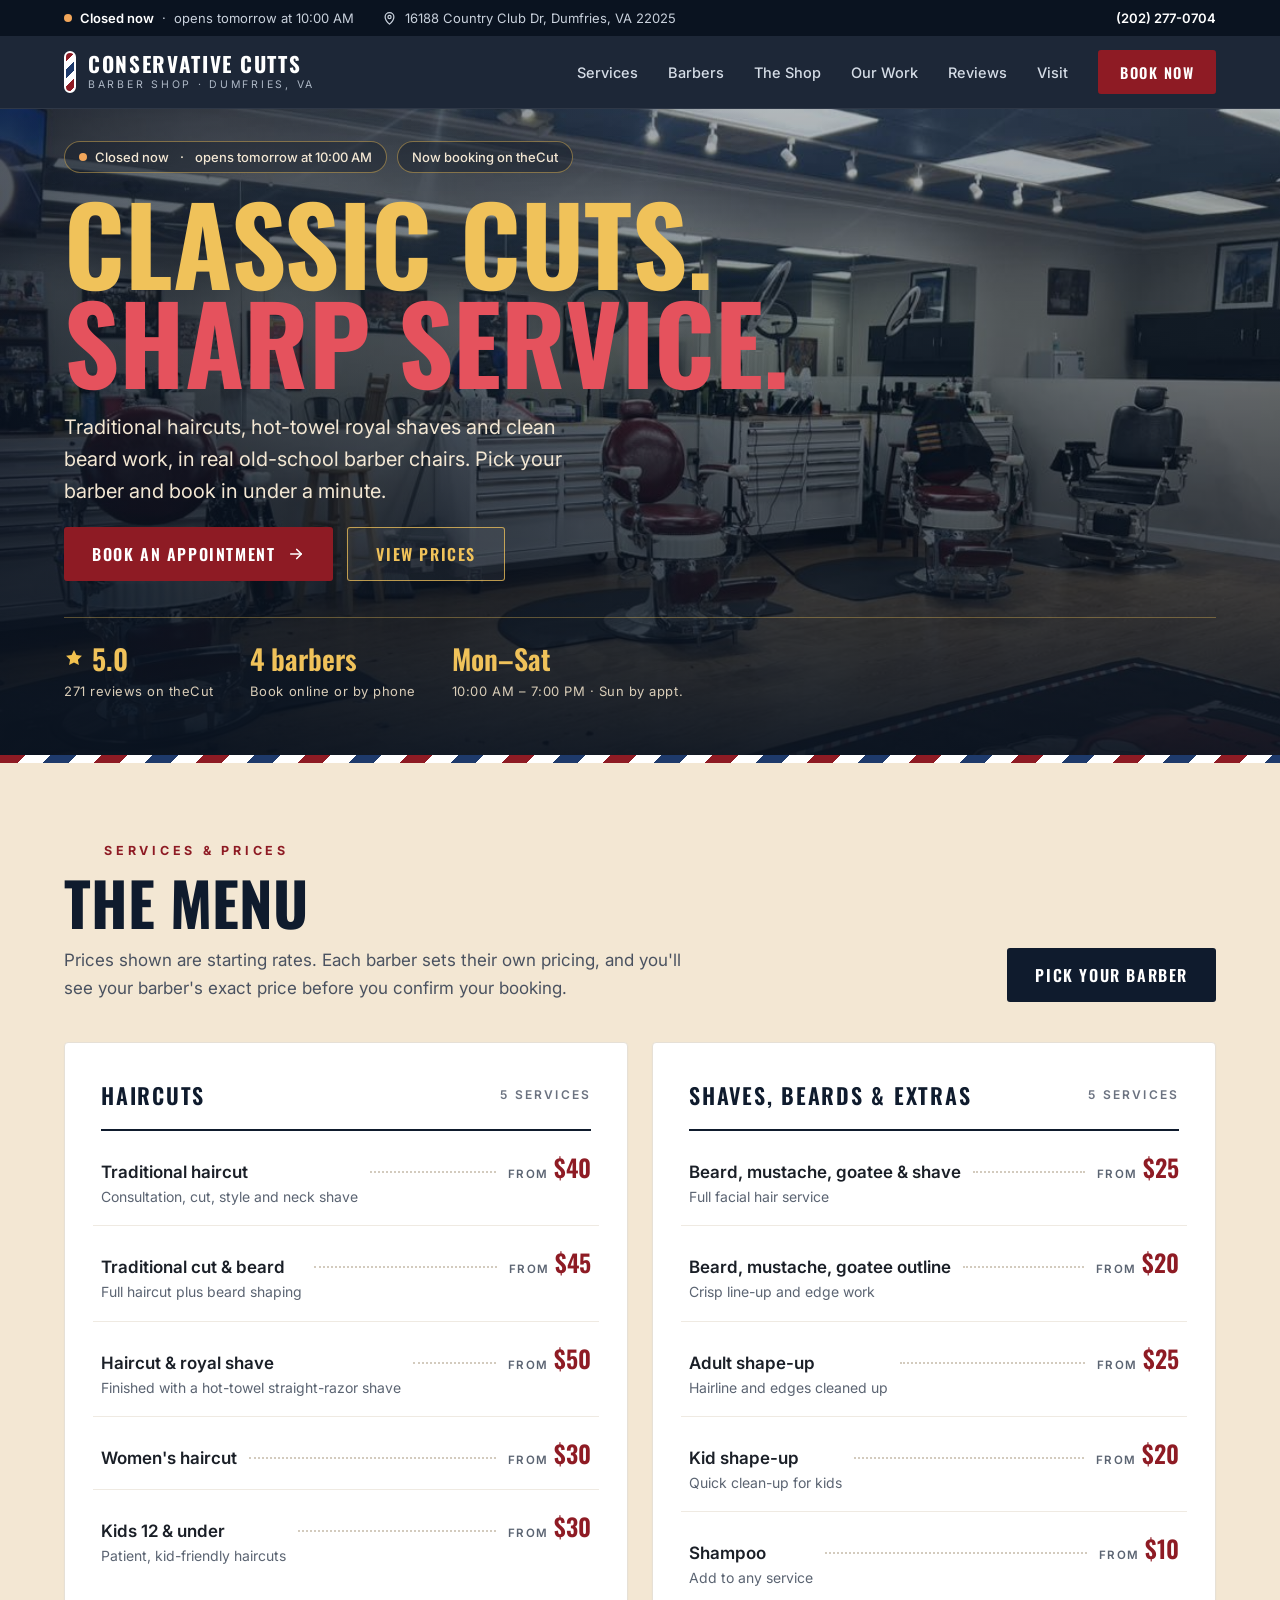
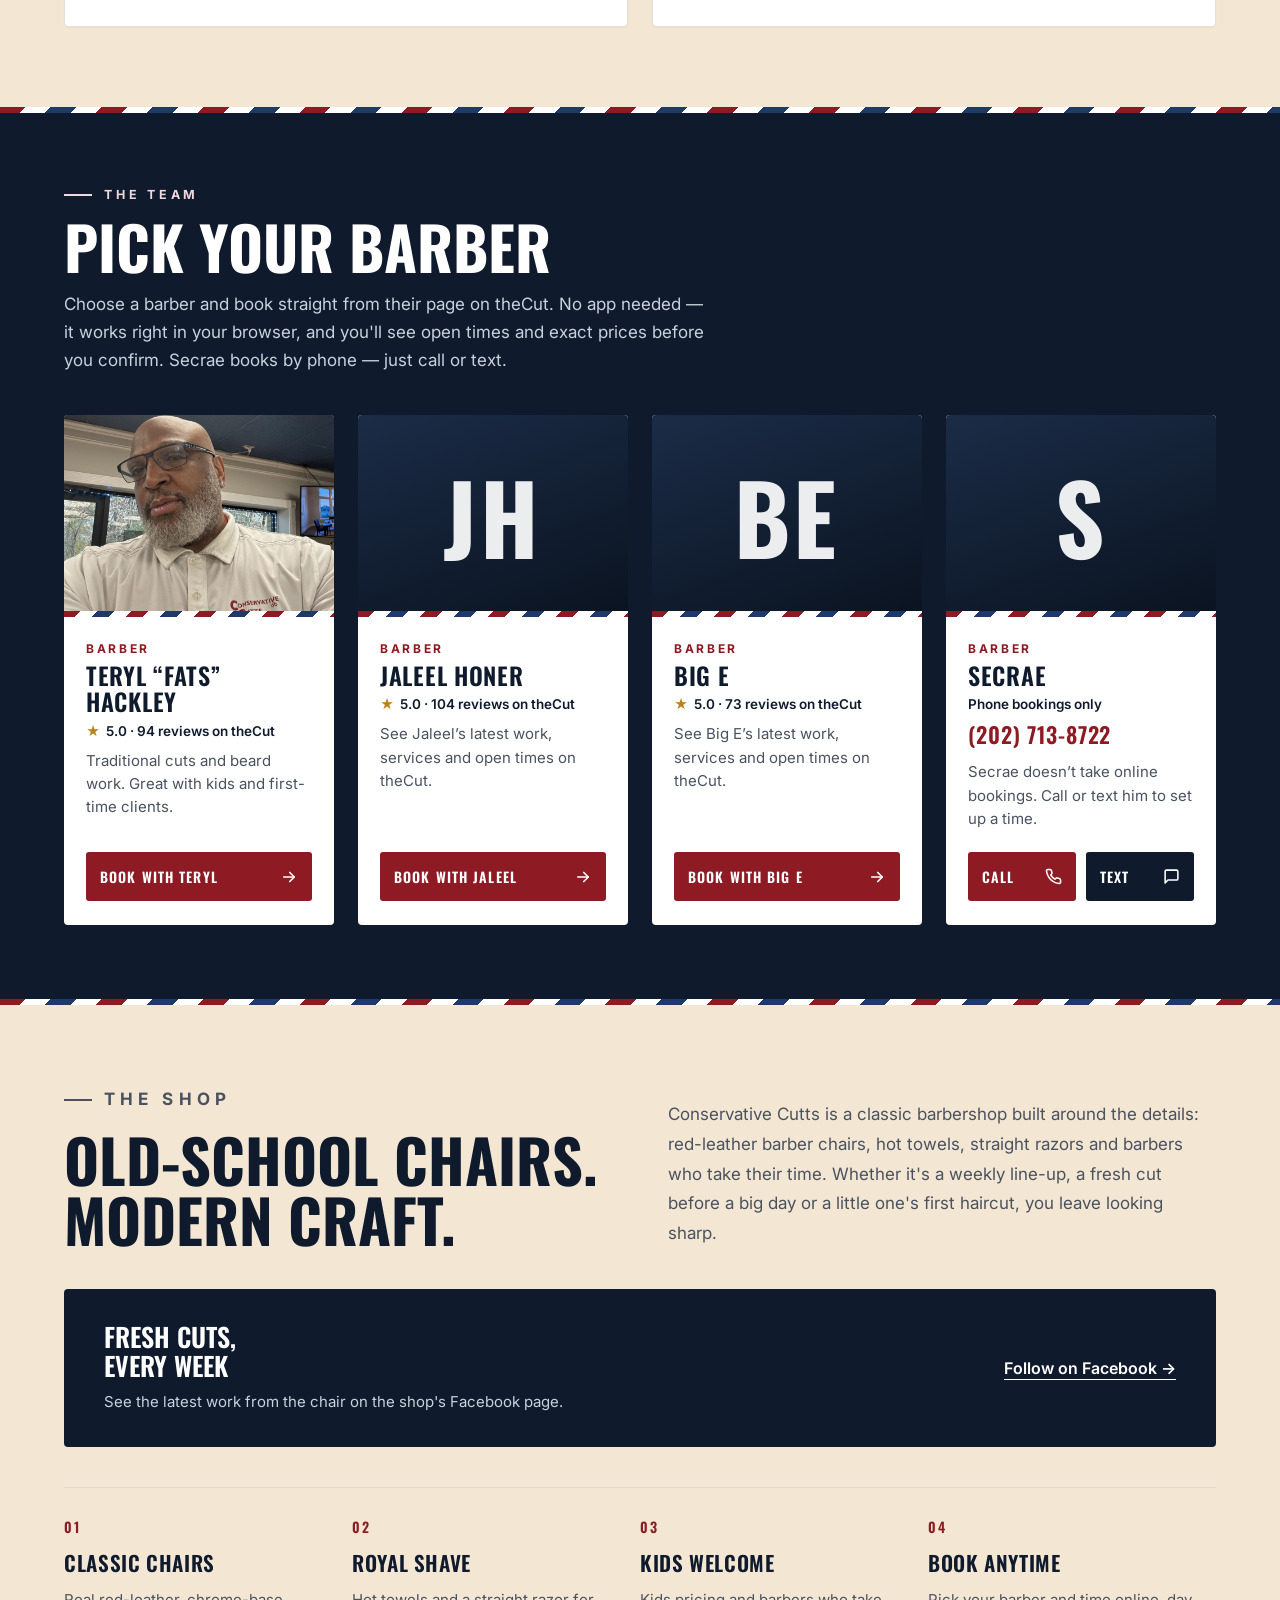
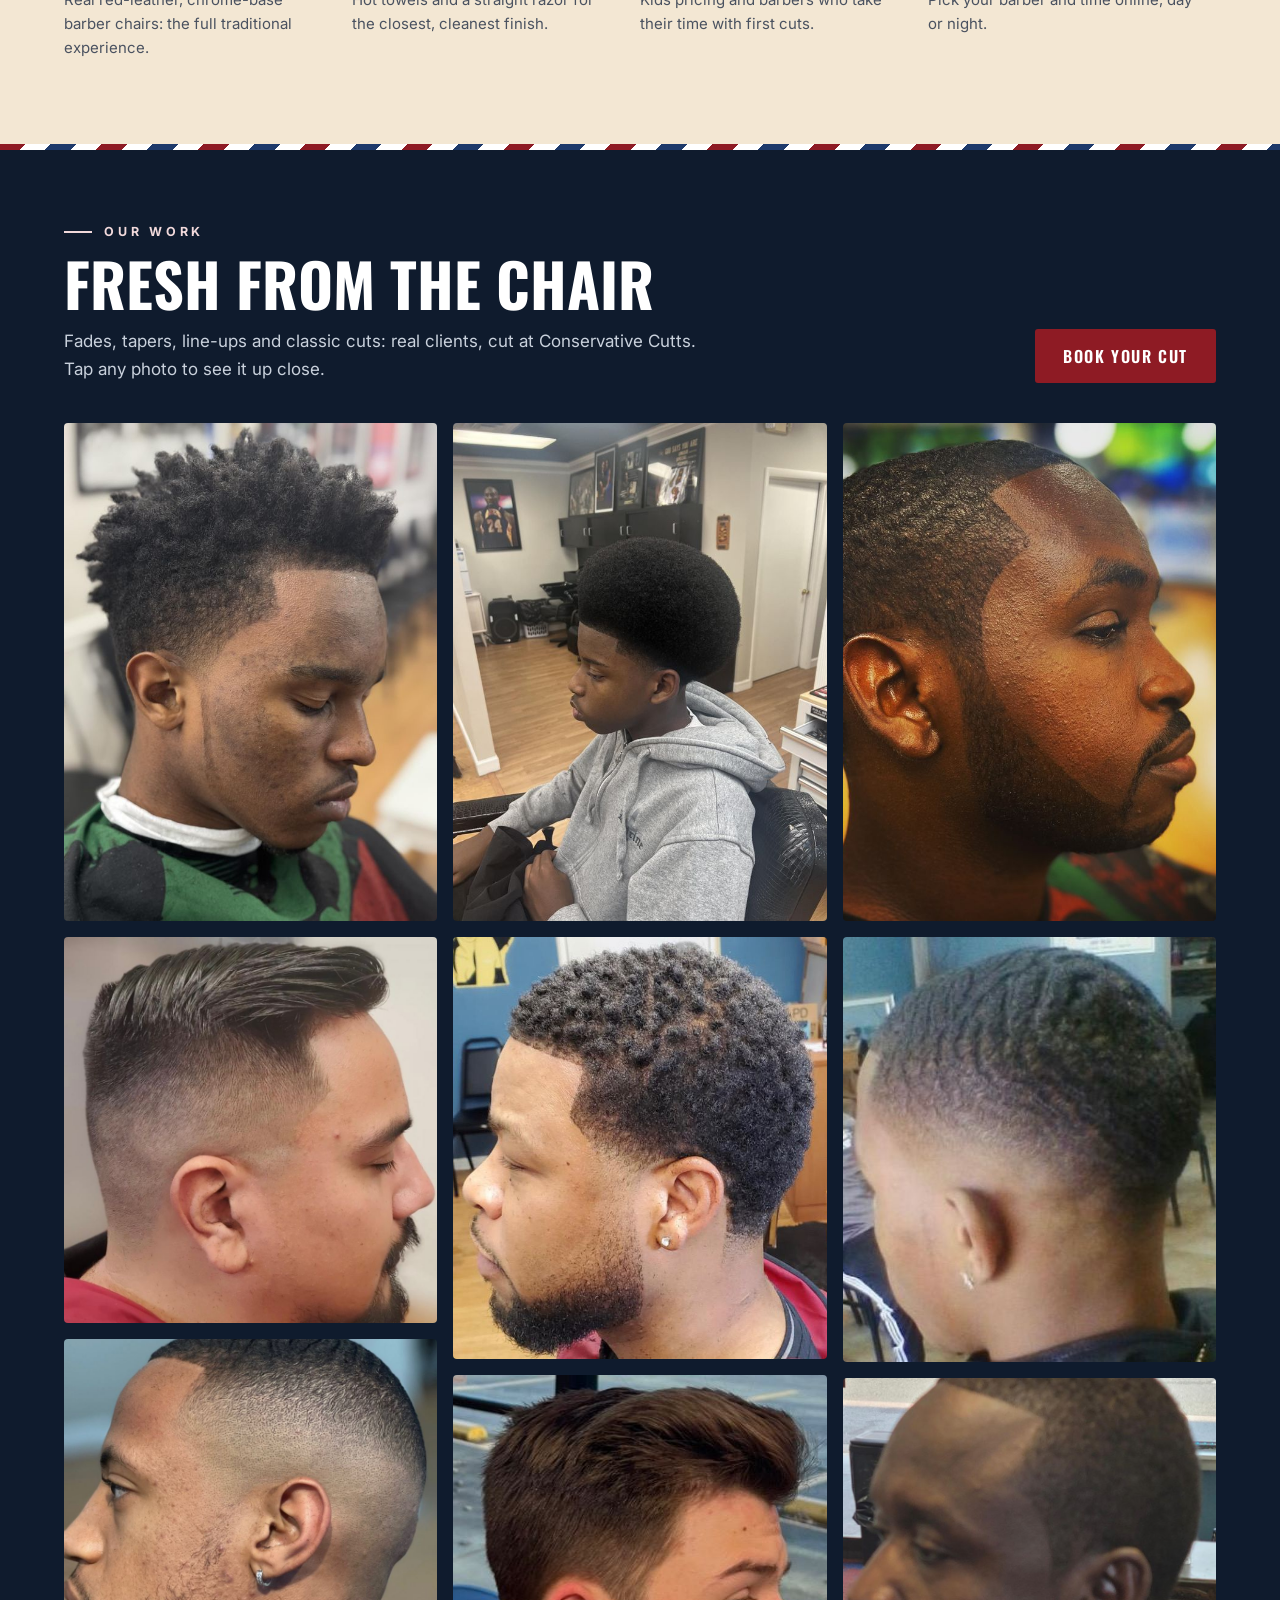
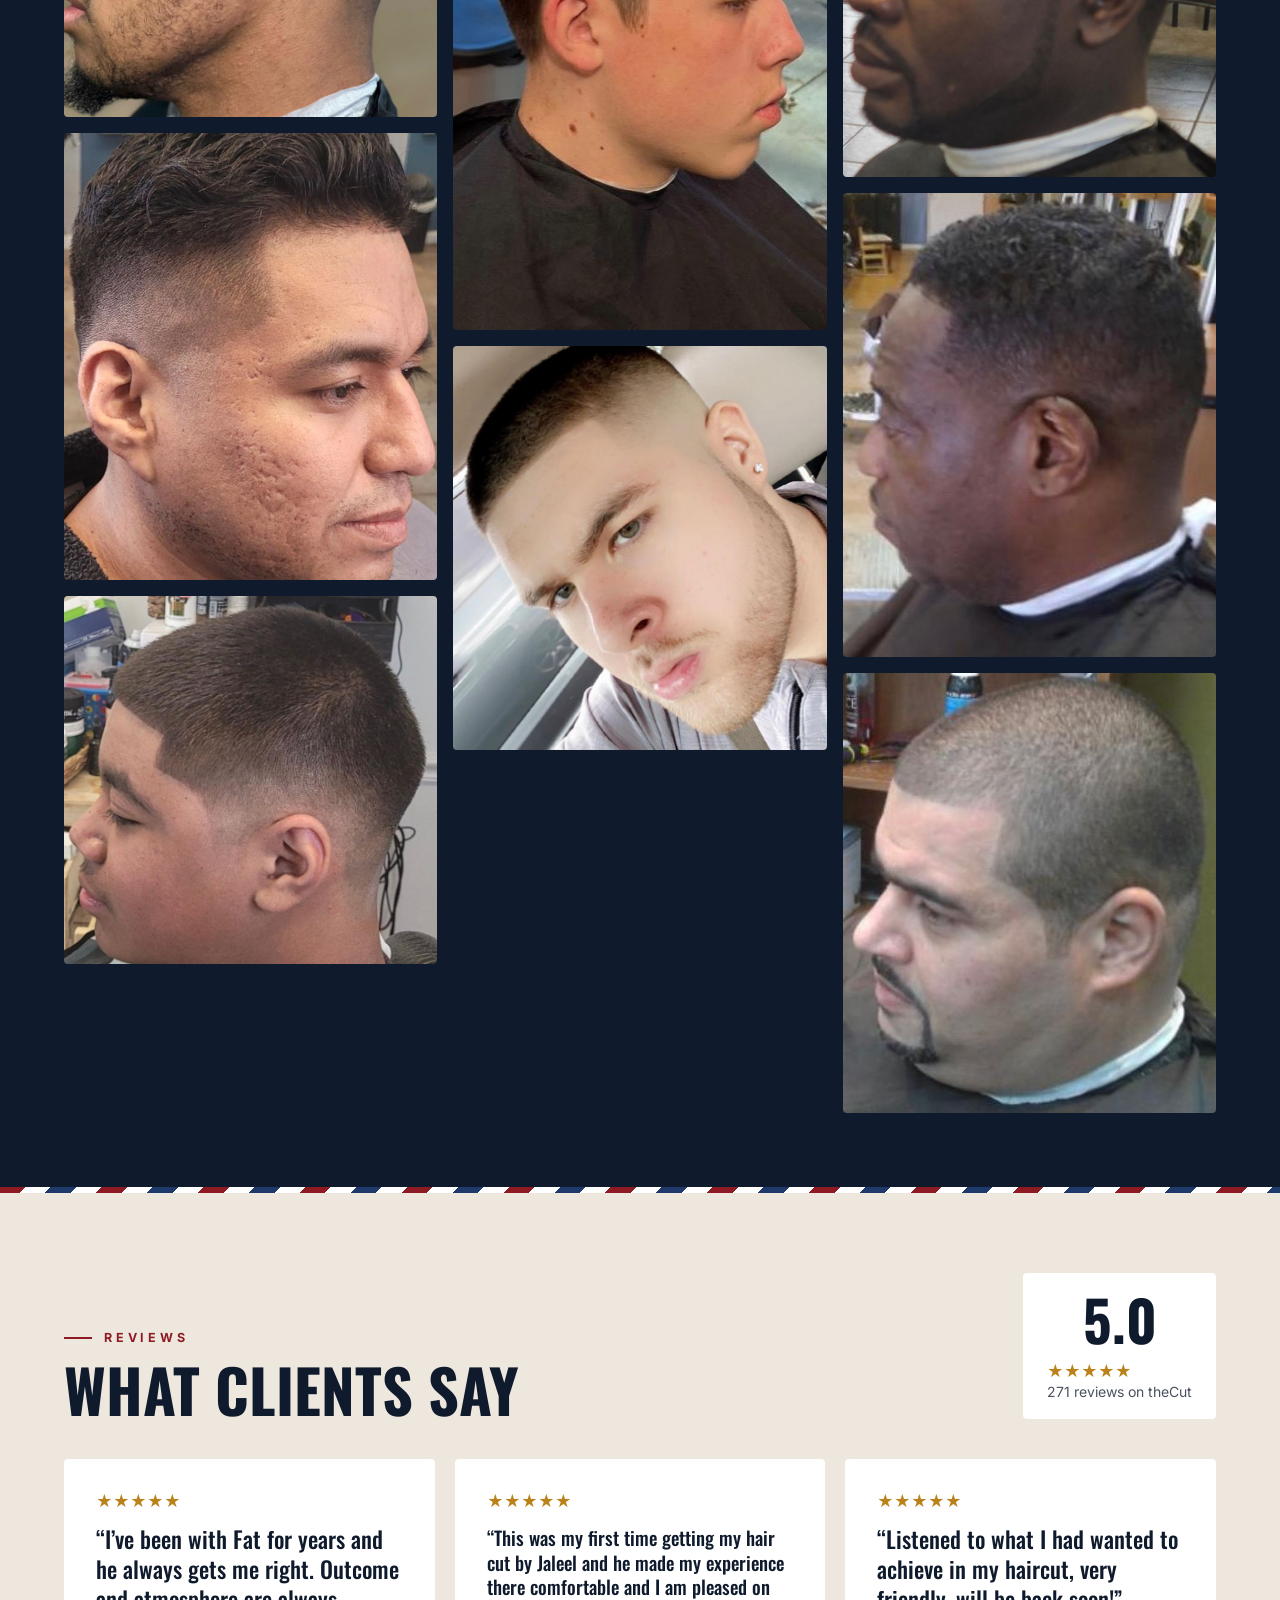
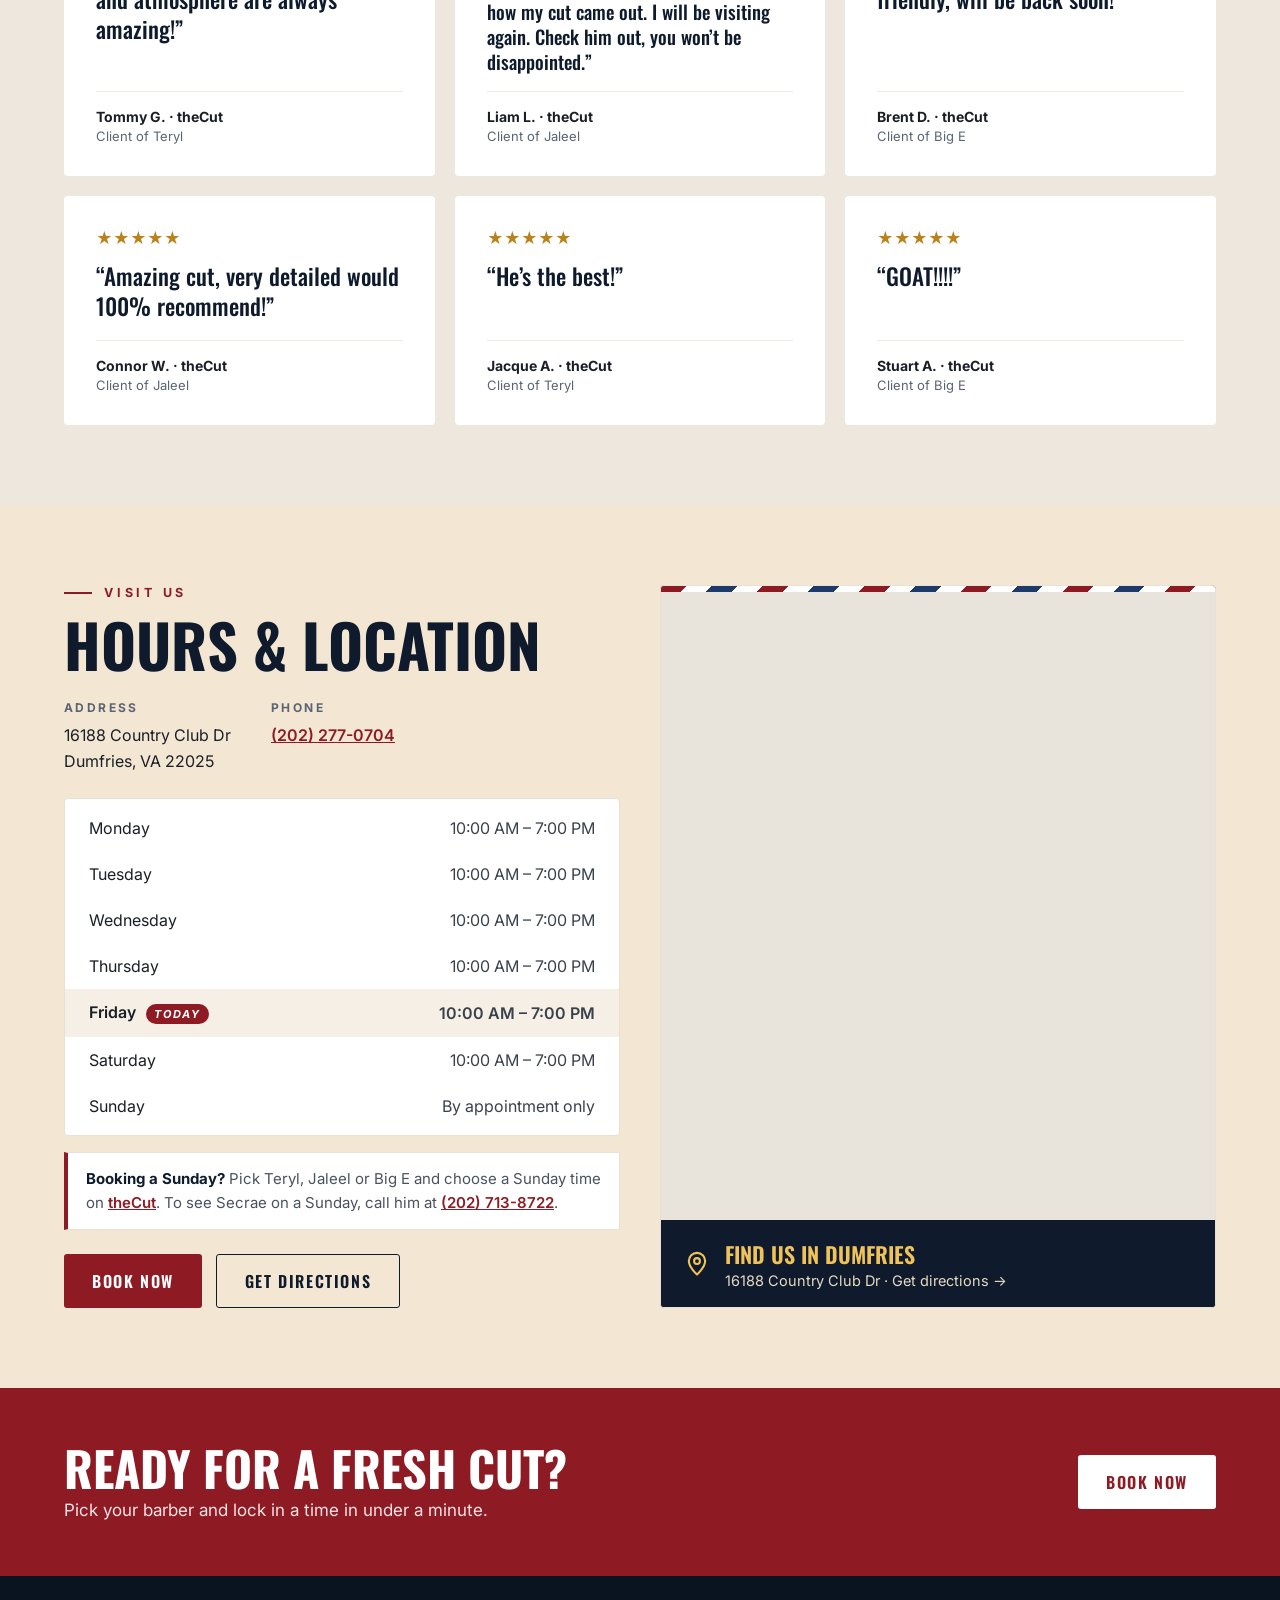
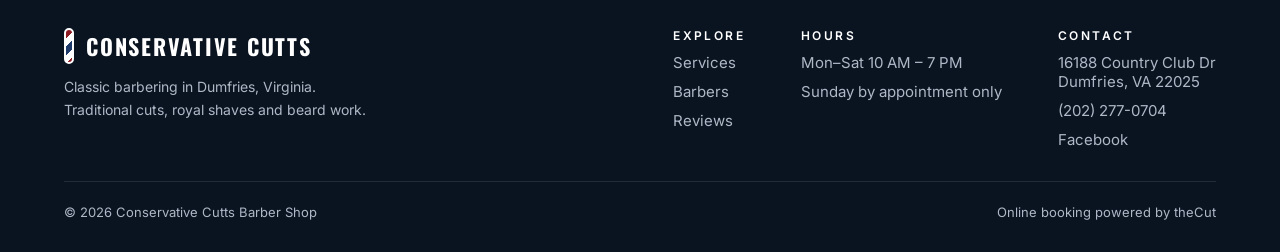
<file: index.html>
<!doctype html>
<html lang="en">
<head>
<meta charset="utf-8">
<meta name="viewport" content="width=device-width, initial-scale=1">
<title>Conservative Cutts — GitHub Site Preview</title>
<meta name="description" content="Classic barbershop in Dumfries, VA. Traditional haircuts, hot-towel royal shaves and beard work. Book Teryl, Jaleel or Big E online, or call Secrae. Open Mon–Sat 10 AM – 7 PM; Sundays by appointment.">
<meta property="og:title" content="Conservative Cutts Barber Shop | Dumfries, VA">
<meta property="og:description" content="Classic cuts. Sharp service. Book your barber online.">
<link rel="icon" href="images/icons/favicon.svg" type="image/svg+xml">
<link rel="icon" href="images/icons/favicon.png" sizes="32x32" type="image/png">
<link rel="icon" href="favicon.ico" sizes="any">
<link rel="apple-touch-icon" href="images/icons/apple-touch-icon.png">
<meta name="theme-color" content="#0F1B2D">
<link rel="preconnect" href="https://fonts.googleapis.com">
<link rel="preconnect" href="https://fonts.gstatic.com" crossorigin>
<link rel="stylesheet" href="https://fonts.googleapis.com/css2?family=Oswald:wght@500;600;700&family=Inter:wght@400;500;600;700&display=swap">
<link rel="stylesheet" href="css/styles.css?v=20261126">
</head>
<body>

<div class="topbar">
<div class="wrap">
<div class="left">
<span><i class="dot js-dot" aria-hidden="true"></i><strong class="js-status" style="color:#fff;font-weight:600">Open Mon–Sat</strong> · <span class="js-detail">10:00 AM – 7:00 PM</span></span>
<span><svg aria-hidden="true" width="15" height="15" viewBox="0 0 24 24" fill="none" stroke="currentColor" stroke-width="2" stroke-linecap="round" stroke-linejoin="round"><path d="M12 21s-7-6.2-7-11.5A7 7 0 0 1 19 9.5C19 14.8 12 21 12 21z"/><circle cx="12" cy="9.5" r="2.5"/></svg>16188 Country Club Dr, Dumfries, VA 22025</span>
</div>
<a href="tel:+12022770704">(202) 277-0704</a>
</div>
</div>

<header id="header">
<div class="wrap">
<a class="brand" href="#top" aria-label="Conservative Cutts home">
<div class="pole" aria-hidden="true"></div>
<div><div class="brand-name">CONSERVATIVE CUTTS</div><div class="brand-sub">BARBER SHOP · DUMFRIES, VA</div></div>
</a>
<nav class="nav" aria-label="Main">
<a class="link" href="#services">Services</a>
<a class="link" href="#barbers">Barbers</a>
<a class="link" href="#shop">The Shop</a>
<a class="link" href="#work">Our Work</a>
<a class="link" href="#reviews">Reviews</a>
<a class="link" href="#visit">Visit</a>
<a class="btn btn-red" href="#barbers">BOOK NOW</a>
</nav>
<button class="menu-btn" type="button" aria-label="Open menu" aria-expanded="false" aria-controls="mobile-nav" id="menu-btn">
<svg aria-hidden="true" width="22" height="22" viewBox="0 0 24 24" fill="none" stroke="currentColor" stroke-width="2" stroke-linecap="round"><path d="M4 7h16"/><path d="M4 12h16"/><path d="M4 17h16"/></svg>
</button>
</div>
<nav class="mobile-nav" id="mobile-nav" aria-label="Mobile">
<a href="#services">Services &amp; prices</a>
<a href="#barbers">Barbers</a>
<a href="#shop">The shop</a>
<a href="#work">Our work</a>
<a href="#reviews">Reviews</a>
<a href="#visit">Hours &amp; location</a>
</nav>
</header>

<main>
<section class="hero" id="top">
<img id="hero-img" src="images/hero.jpg" alt="Inside Conservative Cutts: classic red leather barber chairs, chrome bases and a wall of mirrors" fetchpriority="high">
<div class="wrap">
<div class="pills up">
<span class="pill"><i class="dot js-dot" aria-hidden="true"></i><span class="js-status">Open Mon–Sat</span>&nbsp;·&nbsp;<span class="js-detail">10:00 AM – 7:00 PM</span></span>
<span class="pill">Now booking on theCut</span>
</div>
<h1 class="up up2">Classic cuts.<br><span>Sharp service.</span></h1>
<p class="up up3">Traditional haircuts, hot-towel royal shaves and clean beard work, in real old-school barber chairs. Pick your barber and book in under a minute.</p>
<div class="ctas up up3">
<a class="btn btn-red" href="#barbers">BOOK AN APPOINTMENT <svg aria-hidden="true" width="18" height="18" viewBox="0 0 24 24" fill="none" stroke="currentColor" stroke-width="2.2" stroke-linecap="round" stroke-linejoin="round"><path d="M5 12h14"/><path d="M13 6l6 6-6 6"/></svg></a>
<a class="btn btn-ghost" href="#services">VIEW PRICES</a>
</div>
<div class="stats">
<div><strong><svg aria-hidden="true" width="20" height="20" viewBox="0 0 24 24" fill="#F2C14E"><path d="M12 2.5l2.9 6 6.6.9-4.8 4.6 1.2 6.5L12 17.4l-5.9 3.1 1.2-6.5L2.5 9.4l6.6-.9z"/></svg>5.0</strong><small>271 reviews on theCut</small></div>
<div><strong>4 barbers</strong><small>Book online or by phone</small></div>
<div><strong>Mon–Sat</strong><small>10:00 AM – 7:00 PM · Sun by appt.</small></div>
</div>
</div>
</section>
<div class="stripe" aria-hidden="true"></div>

<section class="sec" id="services">
<div class="wrap">
<div class="head">
<div>
<p class="eyebrow">SERVICES &amp; PRICES</p>
<h2 class="title">The menu</h2>
<p class="lead">Prices shown are starting rates. Each barber sets their own pricing, and you'll see your barber's exact price before you confirm your booking.</p>
</div>
<a class="btn btn-navy" href="#barbers">PICK YOUR BARBER</a>
</div>
<div class="menus">
<div class="menu">
<div class="menu-head"><h3>Haircuts</h3><span>5 SERVICES</span></div>
<div class="svc"><div class="info"><span class="name">Traditional haircut</span><span class="note">Consultation, cut, style and neck shave</span></div><i class="lead-dots" aria-hidden="true"></i><span class="price"><small>FROM</small><b>$40</b></span></div>
<div class="svc"><div class="info"><span class="name">Traditional cut &amp; beard</span><span class="note">Full haircut plus beard shaping</span></div><i class="lead-dots" aria-hidden="true"></i><span class="price"><small>FROM</small><b>$45</b></span></div>
<div class="svc"><div class="info"><span class="name">Haircut &amp; royal shave</span><span class="note">Finished with a hot-towel straight-razor shave</span></div><i class="lead-dots" aria-hidden="true"></i><span class="price"><small>FROM</small><b>$50</b></span></div>
<div class="svc"><div class="info"><span class="name">Women's haircut</span></div><i class="lead-dots" aria-hidden="true"></i><span class="price"><small>FROM</small><b>$30</b></span></div>
<div class="svc"><div class="info"><span class="name">Kids 12 &amp; under</span><span class="note">Patient, kid-friendly haircuts</span></div><i class="lead-dots" aria-hidden="true"></i><span class="price"><small>FROM</small><b>$30</b></span></div>
</div>
<div class="menu">
<div class="menu-head"><h3>Shaves, Beards &amp; Extras</h3><span>5 SERVICES</span></div>
<div class="svc"><div class="info"><span class="name">Beard, mustache, goatee &amp; shave</span><span class="note">Full facial hair service</span></div><i class="lead-dots" aria-hidden="true"></i><span class="price"><small>FROM</small><b>$25</b></span></div>
<div class="svc"><div class="info"><span class="name">Beard, mustache, goatee outline</span><span class="note">Crisp line-up and edge work</span></div><i class="lead-dots" aria-hidden="true"></i><span class="price"><small>FROM</small><b>$20</b></span></div>
<div class="svc"><div class="info"><span class="name">Adult shape-up</span><span class="note">Hairline and edges cleaned up</span></div><i class="lead-dots" aria-hidden="true"></i><span class="price"><small>FROM</small><b>$25</b></span></div>
<div class="svc"><div class="info"><span class="name">Kid shape-up</span><span class="note">Quick clean-up for kids</span></div><i class="lead-dots" aria-hidden="true"></i><span class="price"><small>FROM</small><b>$20</b></span></div>
<div class="svc"><div class="info"><span class="name">Shampoo</span><span class="note">Add to any service</span></div><i class="lead-dots" aria-hidden="true"></i><span class="price"><small>FROM</small><b>$10</b></span></div>
</div>
</div>
</div>
</section>

<section class="sec dark" id="barbers">
<div class="wrap">
<div class="head">
<div>
<p class="eyebrow">THE TEAM</p>
<h2 class="title">Pick your barber</h2>
<p class="lead">Choose a barber and book straight from their page on theCut. No app needed — it works right in your browser, and you'll see open times and exact prices before you confirm. Secrae books by phone — just call or text.</p>
</div>
</div>
<div class="barbers">
<a class="card" href="https://book.thecut.co/Joel">
<div class="portrait"><img src="images/barbers/teryl.jpg" alt="Teryl “Fats” Hackley, barber at Conservative Cutts" width="960" height="720" loading="lazy"></div>
<div class="card-body"><span class="role">BARBER</span><span class="card-name">Teryl “Fats” Hackley</span><span class="card-rate"><span aria-hidden="true">★</span> 5.0 · 94 reviews on theCut</span><span class="bio">Traditional cuts and beard work. Great with kids and first-time clients.</span><span class="book"><span>BOOK WITH TERYL <svg aria-hidden="true" width="18" height="18" viewBox="0 0 24 24" fill="none" stroke="currentColor" stroke-width="2.2" stroke-linecap="round" stroke-linejoin="round"><path d="M5 12h14"/><path d="M13 6l6 6-6 6"/></svg></span></span></div>
</a>
<a class="card" href="https://book.thecut.co/jahleelamir">
<div class="portrait"><span aria-hidden="true">JH</span></div>
<div class="card-body"><span class="role">BARBER</span><span class="card-name">Jaleel Honer</span><span class="card-rate"><span aria-hidden="true">★</span> 5.0 · 104 reviews on theCut</span><span class="bio">See Jaleel’s latest work, services and open times on theCut.</span><span class="book"><span>BOOK WITH JALEEL <svg aria-hidden="true" width="18" height="18" viewBox="0 0 24 24" fill="none" stroke="currentColor" stroke-width="2.2" stroke-linecap="round" stroke-linejoin="round"><path d="M5 12h14"/><path d="M13 6l6 6-6 6"/></svg></span></span></div>
</a>
<a class="card" href="https://book.thecut.co/BigEthebarber">
<div class="portrait"><span aria-hidden="true">BE</span></div>
<div class="card-body"><span class="role">BARBER</span><span class="card-name">Big E</span><span class="card-rate"><span aria-hidden="true">★</span> 5.0 · 73 reviews on theCut</span><span class="bio">See Big E’s latest work, services and open times on theCut.</span><span class="book"><span>BOOK WITH BIG E <svg aria-hidden="true" width="18" height="18" viewBox="0 0 24 24" fill="none" stroke="currentColor" stroke-width="2.2" stroke-linecap="round" stroke-linejoin="round"><path d="M5 12h14"/><path d="M13 6l6 6-6 6"/></svg></span></span></div>
</a>
<div class="card card-phone">
<div class="portrait"><span aria-hidden="true">S</span></div>
<div class="card-body"><span class="role">BARBER</span><span class="card-name">Secrae</span><span class="card-rate">Phone bookings only</span><span class="card-phone-num"><a href="tel:+12027138722">(202) 713-8722</a></span><span class="bio">Secrae doesn’t take online bookings. Call or text him to set up a time.</span><span class="book"><a class="call-btn" href="tel:+12027138722" aria-label="Call Secrae at (202) 713-8722">CALL <svg aria-hidden="true" width="17" height="17" viewBox="0 0 24 24" fill="none" stroke="currentColor" stroke-width="2.2" stroke-linecap="round" stroke-linejoin="round"><path d="M22 16.9v3a2 2 0 0 1-2.2 2 19.8 19.8 0 0 1-8.6-3.1 19.5 19.5 0 0 1-6-6A19.8 19.8 0 0 1 2.1 4.2 2 2 0 0 1 4.1 2h3a2 2 0 0 1 2 1.7c.1.9.4 1.8.7 2.7a2 2 0 0 1-.5 2.1L8 9.8a16 16 0 0 0 6 6l1.3-1.3a2 2 0 0 1 2.1-.4c.9.3 1.8.6 2.7.7a2 2 0 0 1 1.7 2z"/></svg></a><a class="text-btn" href="sms:+12027138722" aria-label="Text Secrae at (202) 713-8722">TEXT <svg aria-hidden="true" width="17" height="17" viewBox="0 0 24 24" fill="none" stroke="currentColor" stroke-width="2.2" stroke-linecap="round" stroke-linejoin="round"><path d="M21 15a2 2 0 0 1-2 2H7l-4 4V5a2 2 0 0 1 2-2h14a2 2 0 0 1 2 2z"/></svg></a></span></div>
</div>
</div>
</div>
</section>

<section class="sec" id="shop">
<div class="wrap">
<div class="shop-head">
<div><p class="eyebrow">THE SHOP</p><h2 class="title">Old-school chairs.<br>Modern craft.</h2></div>
<p>Conservative Cutts is a classic barbershop built around the details: red-leather barber chairs, hot towels, straight razors and barbers who take their time. Whether it's a weekly line-up, a fresh cut before a big day or a little one's first haircut, you leave looking sharp.</p>
</div>
<div class="gallery">
<div class="side">
<div class="fb">
<div><strong>Fresh cuts,<br>every week</strong><p>See the latest work from the chair on the shop's Facebook page.</p></div>
<a href="https://www.facebook.com/Conservativecutts/" target="_blank" rel="noopener">Follow on Facebook →</a>
</div>
</div>
</div>
<div class="features">
<div><span class="num">01</span><h3>Classic chairs</h3><p>Real red-leather, chrome-base barber chairs: the full traditional experience.</p></div>
<div><span class="num">02</span><h3>Royal shave</h3><p>Hot towels and a straight razor for the closest, cleanest finish.</p></div>
<div><span class="num">03</span><h3>Kids welcome</h3><p>Kids pricing and barbers who take their time with first cuts.</p></div>
<div><span class="num">04</span><h3>Book anytime</h3><p>Pick your barber and time online, day or night.</p></div>
</div>
</div>
</section>

<section class="sec dark" id="work">
<div class="wrap">
<div class="head">
<div><p class="eyebrow">OUR WORK</p><h2 class="title">Fresh from the chair</h2><p class="lead">Fades, tapers, line-ups and classic cuts: real clients, cut at Conservative Cutts. Tap any photo to see it up close.</p></div>
<a class="btn btn-red" href="#barbers">BOOK YOUR CUT</a>
</div>
<div class="work-top">
<button class="cut" type="button" data-i="0"><img src="images/work/cut-12.jpg" alt="Twisted sponge top with a temple taper and sharp line-up" loading="lazy" width="615" height="820"></button>
<button class="cut" type="button" data-i="1"><img src="images/work/cut-13.jpg" alt="Rounded afro with a clean taper and crisp line-up" loading="lazy" width="615" height="820"></button>
<button class="cut" type="button" data-i="2"><img src="images/work/cut-14.jpg" alt="Low cut with a razor-sharp line-up and connected beard" loading="lazy" width="820" height="820"></button>
</div>
<div class="work" id="work-grid">
<button class="cut" type="button" data-i="3"><img src="images/work/cut-01.jpg" alt="Comb-over with a high skin fade and hard part" loading="lazy" width="794" height="820"></button>
<button class="cut" type="button" data-i="4"><img src="images/work/cut-02.jpg" alt="High bald fade with a crisp line-up" loading="lazy" width="810" height="820"></button>
<button class="cut" type="button" data-i="5"><img src="images/work/cut-03.jpg" alt="Textured crop with a mid fade" loading="lazy" width="685" height="820"></button>
<button class="cut" type="button" data-i="6"><img src="images/work/cut-04.jpg" alt="Short crop with a sharp line-up and drop fade" loading="lazy" width="820" height="809"></button>
<button class="cut" type="button" data-i="7"><img src="images/work/cut-05.jpg" alt="Twists on top with a clean taper and beard line" loading="lazy" width="613" height="692"></button>
<button class="cut" type="button" data-i="8"><img src="images/work/cut-06.jpg" alt="Textured quiff with a classic taper" loading="lazy" width="426" height="634"></button>
<button class="cut" type="button" data-i="9"><img src="images/work/cut-07.jpg" alt="High-and-tight fade" loading="lazy" width="758" height="820"></button>
<button class="cut" type="button" data-i="10"><img src="images/work/cut-08.jpg" alt="360 waves with a burst taper" loading="lazy" width="480" height="546"></button>
<button class="cut" type="button" data-i="11"><img src="images/work/cut-09.jpg" alt="Short taper with a clean edge-up" loading="lazy" width="767" height="820"></button>
<button class="cut" type="button" data-i="12"><img src="images/work/cut-10.jpg" alt="Classic short cut with a tapered neckline" loading="lazy" width="414" height="515"></button>
<button class="cut" type="button" data-i="13"><img src="images/work/cut-11.jpg" alt="Buzz cut with a shaped goatee" loading="lazy" width="450" height="530"></button>
</div>
</div>
</section>
<div class="lb" id="lb" role="dialog" aria-modal="true" aria-label="Haircut photo"><button class="x" type="button" aria-label="Close">✕</button><button class="pv" type="button" aria-label="Previous photo">‹</button><img alt=""><button class="nx" type="button" aria-label="Next photo">›</button></div>
<section class="sec sand" id="reviews">
<div class="wrap">
<div class="head">
<div><p class="eyebrow">REVIEWS</p><h2 class="title">What clients say</h2></div>
<div class="rating">
<b>5.0</b>
<div>
<div class="stars" role="img" aria-label="5.0 out of 5 stars">★★★★★</div>
<small>271 reviews on theCut</small>
</div>
</div>
</div>
<div class="reviews">
<figure class="review"><div><div class="stars" aria-hidden="true">★★★★★</div><blockquote>“I’ve been with Fat for years and he always gets me right. Outcome and atmosphere are always amazing!”</blockquote></div><figcaption><b>Tommy G. · theCut</b><span>Client of Teryl</span></figcaption></figure>
<figure class="review long"><div><div class="stars" aria-hidden="true">★★★★★</div><blockquote>“This was my first time getting my hair cut by Jaleel and he made my experience there comfortable and I am pleased on how my cut came out. I will be visiting again. Check him out, you won’t be disappointed.”</blockquote></div><figcaption><b>Liam L. · theCut</b><span>Client of Jaleel</span></figcaption></figure>
<figure class="review"><div><div class="stars" aria-hidden="true">★★★★★</div><blockquote>“Listened to what I had wanted to achieve in my haircut, very friendly, will be back soon!”</blockquote></div><figcaption><b>Brent D. · theCut</b><span>Client of Big E</span></figcaption></figure>
<figure class="review"><div><div class="stars" aria-hidden="true">★★★★★</div><blockquote>“Amazing cut, very detailed would 100% recommend!”</blockquote></div><figcaption><b>Connor W. · theCut</b><span>Client of Jaleel</span></figcaption></figure>
<figure class="review"><div><div class="stars" aria-hidden="true">★★★★★</div><blockquote>“He’s the best!”</blockquote></div><figcaption><b>Jacque A. · theCut</b><span>Client of Teryl</span></figcaption></figure>
<figure class="review"><div><div class="stars" aria-hidden="true">★★★★★</div><blockquote>“GOAT!!!!”</blockquote></div><figcaption><b>Stuart A. · theCut</b><span>Client of Big E</span></figcaption></figure>

</div>
</div>
</section>

<section class="sec" id="visit">
<div class="wrap visit">
<div class="visit-info">
<div style="display:flex;flex-direction:column;gap:14px"><p class="eyebrow">VISIT US</p><h2 class="title">Hours &amp; location</h2></div>
<div class="contact">
<div><span class="label">ADDRESS</span><span>16188 Country Club Dr</span><span>Dumfries, VA 22025</span></div>
<div><span class="label">PHONE</span><a href="tel:+12022770704" style="font-weight:600">(202) 277-0704</a></div>
</div>
<ul class="hours" id="hours">
<li data-day="1"><span>Monday<i class="today-tag">TODAY</i></span><span>10:00 AM – 7:00 PM</span></li>
<li data-day="2"><span>Tuesday<i class="today-tag">TODAY</i></span><span>10:00 AM – 7:00 PM</span></li>
<li data-day="3"><span>Wednesday<i class="today-tag">TODAY</i></span><span>10:00 AM – 7:00 PM</span></li>
<li data-day="4"><span>Thursday<i class="today-tag">TODAY</i></span><span>10:00 AM – 7:00 PM</span></li>
<li data-day="5"><span>Friday<i class="today-tag">TODAY</i></span><span>10:00 AM – 7:00 PM</span></li>
<li data-day="6"><span>Saturday<i class="today-tag">TODAY</i></span><span>10:00 AM – 7:00 PM</span></li>
<li data-day="0"><span>Sunday<i class="today-tag">TODAY</i></span><span>By appointment only</span></li>
</ul>
<p class="hours-note"><strong>Booking a Sunday?</strong> Pick Teryl, Jaleel or Big E and choose a Sunday time on <a href="#barbers">theCut</a>. To see Secrae on a Sunday, call him at <a href="tel:+12027138722">(202) 713-8722</a>.</p>
<div class="ctas">
<a class="btn btn-red" href="#barbers">BOOK NOW</a>
<a class="btn btn-outline" href="https://www.google.com/maps/dir/?api=1&amp;destination=16188+Country+Club+Dr,+Dumfries,+VA+22025" target="_blank" rel="noopener">GET DIRECTIONS</a>
</div>
</div>
<div class="map">
<iframe src="https://www.google.com/maps?q=Conservative+Cutts,+16188+Country+Club+Dr,+Dumfries,+VA+22025&amp;t=h&amp;z=18&amp;output=embed" title="Map showing Conservative Cutts at 16188 Country Club Dr, Dumfries, VA" loading="lazy" referrerpolicy="no-referrer-when-downgrade" allowfullscreen></iframe>
<a class="map-link" href="https://www.google.com/maps/dir/?api=1&amp;destination=16188+Country+Club+Dr,+Dumfries,+VA+22025" target="_blank" rel="noopener">
<svg aria-hidden="true" width="34" height="34" viewBox="0 0 24 24" fill="none" stroke="#fff" stroke-width="1.8" stroke-linecap="round" stroke-linejoin="round"><path d="M12 21s-7-6.2-7-11.5A7 7 0 0 1 19 9.5C19 14.8 12 21 12 21z"/><circle cx="12" cy="9.5" r="2.5"/></svg>
<span class="map-text"><strong>Find us in Dumfries</strong><small>16188 Country Club Dr · Get directions →</small></span>
</a>
</div>
</div>
</section>

<section class="closing">
<div class="wrap">
<div><strong>Ready for a fresh cut?</strong><p>Pick your barber and lock in a time in under a minute.</p></div>
<a class="btn btn-white" href="#barbers">BOOK NOW</a>
</div>
</section>
</main>

<footer>
<div class="wrap">
<div class="foot">
<div class="about">
<div style="display:flex;align-items:center;gap:12px"><div class="pole" style="width:10px;height:36px" aria-hidden="true"></div><span class="brand-name" style="color:#fff;font-size:22px">CONSERVATIVE CUTTS</span></div>
<span>Classic barbering in Dumfries, Virginia. Traditional cuts, royal shaves and beard work.</span>
</div>
<div class="cols">
<div><h4>EXPLORE</h4><a href="#services">Services</a><a href="#barbers">Barbers</a><a href="#reviews">Reviews</a></div>
<div><h4>HOURS</h4><span>Mon–Sat 10 AM – 7 PM</span><span>Sunday by appointment only</span></div>
<div><h4>CONTACT</h4><span>16188 Country Club Dr<br>Dumfries, VA 22025</span><a href="tel:+12022770704">(202) 277-0704</a><a href="https://www.facebook.com/Conservativecutts/" target="_blank" rel="noopener">Facebook</a></div>
</div>
</div>
<div class="legal"><span>© <span id="year">2026</span> Conservative Cutts Barber Shop</span><span>Online booking powered by theCut</span></div>
</div>
</footer>


<div class="mbar">
<a class="call" href="tel:+12022770704"><svg aria-hidden="true" width="18" height="18" viewBox="0 0 24 24" fill="none" stroke="currentColor" stroke-width="2" stroke-linecap="round" stroke-linejoin="round"><path d="M5 4h4l2 5-2.5 1.5a11 11 0 0 0 5 5L15 13l5 2v4a2 2 0 0 1-2 2A16 16 0 0 1 3 6a2 2 0 0 1 2-2"/></svg>CALL</a>
<a class="bk" href="#barbers">BOOK NOW</a>
</div>

<script src="js/main.js?v=20261126b"></script>
</body>
</html>
</file>
<file: css/styles.css>
:root{--accent:#8E1B24;--accent-dark:#6E141B;--navy:#0F1B2D;--ink:#1A1F27;--muted:#4A5260;--soft:#5B6472;--cream:#F6F3EE;--sand:#EDE7DD;--line:#E6E0D6;--pole:repeating-linear-gradient(135deg,var(--accent) 0 18px,#fff 18px 36px,#1E3A6B 36px 54px,#fff 54px 72px)}
*{box-sizing:border-box}
html{scroll-behavior:smooth}
body{margin:0;font-family:'Inter',system-ui,sans-serif;color:var(--ink);background:var(--cream);-webkit-font-smoothing:antialiased;overflow-x:hidden}
img{max-width:100%;display:block}
a{color:var(--accent)}a:hover{color:var(--accent-dark)}
a:focus-visible,button:focus-visible{outline:3px solid #E7C9CC;outline-offset:3px}
.wrap{max-width:1200px;margin:0 auto;padding:0 24px}
.oswald{font-family:'Oswald',sans-serif}
.btn{display:inline-flex;align-items:center;gap:12px;height:54px;padding:0 28px;border-radius:3px;font-family:'Oswald',sans-serif;font-weight:600;letter-spacing:.1em;font-size:16px;text-decoration:none;transition:transform .18s ease,box-shadow .18s ease}
.btn:hover{transform:translateY(-2px);box-shadow:0 10px 24px rgba(10,19,32,.22)}
.btn-red{background:var(--accent);color:#fff}.btn-red:hover{color:#fff}
.btn-navy{background:var(--navy);color:#fff}.btn-navy:hover{color:#fff}
.btn-ghost{border:1.5px solid rgba(255,255,255,.6);color:#fff;background:rgba(255,255,255,.06)}.btn-ghost:hover{color:#fff}
.btn-outline{border:1.5px solid var(--navy);color:var(--navy)}.btn-outline:hover{color:var(--navy)}
.btn-white{background:#fff;color:var(--accent)}
.eyebrow{display:flex;align-items:center;gap:12px;font-size:12.5px;letter-spacing:.3em;font-weight:700;color:var(--accent);margin:0}
.eyebrow::before{content:"";width:28px;height:2px;background:currentColor}
h2.title{margin:0;font-family:'Oswald',sans-serif;font-weight:700;font-size:clamp(38px,5vw,60px);line-height:1;text-transform:uppercase;color:var(--navy)}
.lead{margin:0;font-size:17px;line-height:1.65;color:var(--muted)}
section{scroll-margin-top:72px}
.dot{width:8px;height:8px;border-radius:50%;background:#F2A65A;display:inline-block}
.dot.open{background:#4ADE80}

/* top bar */
.topbar{background:#0A1320;color:#C9D1DC;font-size:13px;padding:10px 0}
.topbar .wrap{display:flex;justify-content:space-between;align-items:center;gap:16px;flex-wrap:wrap}
.topbar .left{display:flex;gap:28px;align-items:center;flex-wrap:wrap}
.topbar span{display:flex;gap:8px;align-items:center}
.topbar a{color:#fff;text-decoration:none;font-weight:600}

/* header */
header{position:sticky;top:0;z-index:50;background:rgba(15,27,45,.94);backdrop-filter:blur(10px);-webkit-backdrop-filter:blur(10px);border-bottom:1px solid rgba(255,255,255,.08)}
header .wrap{display:flex;align-items:center;justify-content:space-between;gap:20px;padding-top:14px;padding-bottom:14px}
.brand{display:flex;align-items:center;gap:12px;color:#fff;text-decoration:none}
.brand:hover{color:#fff}
.pole{width:12px;height:42px;border-radius:6px;border:2px solid #fff;background:repeating-linear-gradient(135deg,var(--accent) 0 6px,#fff 6px 12px,#1E3A6B 12px 18px,#fff 18px 24px)}
.brand-name{font-family:'Oswald',sans-serif;font-weight:700;font-size:21px;letter-spacing:.08em;line-height:1}
.brand-sub{font-size:10.5px;letter-spacing:.26em;color:#AEB8C6;margin-top:6px;line-height:1}
.nav{display:flex;align-items:center;gap:30px;font-size:14.5px;font-weight:500}
.nav a.link{color:#D5DCE6;text-decoration:none}.nav a.link:hover{color:#fff}
.nav .btn{height:44px;padding:0 22px;font-size:14.5px}
.menu-btn{display:none;background:transparent;border:1px solid rgba(255,255,255,.3);color:#fff;width:48px;height:48px;border-radius:4px;align-items:center;justify-content:center;cursor:pointer}
.mobile-nav{display:none;flex-direction:column;padding:4px 24px 22px;border-top:1px solid rgba(255,255,255,.08)}
.mobile-nav a{color:#D5DCE6;text-decoration:none;padding:14px 0;font-size:18px;border-bottom:1px solid rgba(255,255,255,.06)}
.mobile-nav a:last-child{border-bottom:0}
header.open .mobile-nav{display:flex}

/* hero */
.hero{position:relative;min-height:680px;display:flex;align-items:flex-end;background:var(--navy);color:#fff}
.hero>img{position:absolute;inset:0;width:100%;height:100%;object-fit:cover;object-position:center 62%}
.hero::before{content:"";position:absolute;inset:0;background:linear-gradient(180deg,rgba(10,19,32,.3) 0%,rgba(10,19,32,.5) 40%,rgba(10,19,32,.94) 100%),linear-gradient(90deg,rgba(10,19,32,.55) 0%,rgba(10,19,32,0) 60%)}
.hero .wrap{position:relative;width:100%;padding-top:140px;padding-bottom:72px;display:flex;flex-direction:column;gap:24px}
.pills{display:flex;gap:10px;flex-wrap:wrap}
.pill{display:inline-flex;align-items:center;gap:8px;padding:7px 14px;border-radius:999px;background:rgba(255,255,255,.1);border:1px solid rgba(255,255,255,.22);font-size:13px;font-weight:500}
.hero h1{margin:0;font-family:'Oswald',sans-serif;font-weight:700;font-size:clamp(50px,8.4vw,112px);line-height:.92;text-transform:uppercase;max-width:920px}
.hero h1 span{color:var(--accent)}
.hero p{margin:0;font-size:clamp(17px,2vw,20px);line-height:1.6;color:#E1E6EE;max-width:540px}
.ctas{display:flex;gap:14px;flex-wrap:wrap}
.stats{display:flex;flex-wrap:wrap;margin-top:26px;border-top:1px solid rgba(255,255,255,.18)}
.stats div{display:flex;flex-direction:column;gap:4px;padding:20px 36px 0 0}
.stats strong{font-family:'Oswald',sans-serif;font-size:28px;font-weight:600;display:flex;align-items:center;gap:8px}
.stats small{font-size:13px;color:#C9D1DC;letter-spacing:.04em}
@keyframes up{from{opacity:0;transform:translateY(18px)}to{opacity:1;transform:none}}
.up{animation:up .8s cubic-bezier(.2,.7,.2,1) both}.up2{animation-delay:.12s}.up3{animation-delay:.24s}
@media (prefers-reduced-motion:reduce){.up{animation:none}.btn,.card,.tile img{transition:none}}
.stripe{height:8px;background:var(--pole)}

/* sections */
.sec{padding:112px 0}
.head{display:flex;justify-content:space-between;align-items:flex-end;gap:24px;flex-wrap:wrap;margin-bottom:52px}
.head>div{display:flex;flex-direction:column;gap:14px;max-width:640px}

/* services */
.menus{display:grid;grid-template-columns:repeat(auto-fit,minmax(min(100%,460px),1fr));gap:24px}
.menu{background:#fff;border:1px solid var(--line);border-radius:4px;padding:36px 36px 20px;box-shadow:0 1px 2px rgba(15,27,45,.04)}
.menu-head{display:flex;justify-content:space-between;align-items:center;padding-bottom:18px;border-bottom:2px solid var(--navy)}
.menu-head h3{margin:0;font-family:'Oswald',sans-serif;font-weight:600;font-size:22px;letter-spacing:.08em;text-transform:uppercase;color:var(--navy)}
.menu-head span{font-size:12px;letter-spacing:.18em;font-weight:600;color:#6B7280}
.svc{display:flex;align-items:baseline;gap:12px;padding:18px 8px;margin:0 -8px;border-bottom:1px solid #EFEAE2;transition:background-color .15s}
.svc:last-child{border-bottom:0}
.svc:hover{background:#FBF8F3}
.svc .info{display:flex;flex-direction:column;gap:5px;min-width:0}
.svc .name{font-weight:600;font-size:17px}
.svc .note{font-size:14px;color:var(--soft);line-height:1.45}
.svc .lead-dots{flex:1;border-bottom:2px dotted #D3CBBE;transform:translateY(-5px);min-width:24px}
.svc .price{display:flex;align-items:baseline;gap:5px;white-space:nowrap}
.svc .price small{font-size:11.5px;font-weight:600;letter-spacing:.14em;color:var(--soft)}
.svc .price b{font-family:'Oswald',sans-serif;font-weight:600;font-size:24px;color:var(--accent)}

/* barbers */
.dark{background:var(--navy);color:#fff}
.dark .eyebrow{color:#F1D9DB}
.dark h2.title{color:#fff}
.dark .lead{color:#C9D1DC}
.barbers{display:grid;grid-template-columns:repeat(auto-fit,minmax(min(100%,300px),1fr));gap:24px}
.card{background:#fff;color:var(--ink);text-decoration:none;border-radius:4px;overflow:hidden;display:flex;flex-direction:column;transition:transform .2s ease,box-shadow .2s ease}
.card:hover{transform:translateY(-4px);box-shadow:0 18px 40px rgba(0,0,0,.25);color:var(--ink)}
.portrait{position:relative;aspect-ratio:4/3;background:linear-gradient(160deg,#1B2C47 0%,#0A1320 100%);display:flex;align-items:center;justify-content:center}
.portrait span{font-family:'Oswald',sans-serif;font-weight:700;font-size:96px;letter-spacing:.04em;color:rgba(255,255,255,.92)}
.portrait::after{content:"";position:absolute;left:0;right:0;bottom:0;height:6px;background:repeating-linear-gradient(135deg,var(--accent) 0 12px,#fff 12px 24px,#1E3A6B 24px 36px,#fff 36px 48px)}
.portrait img{position:absolute;inset:0;width:100%;height:100%;object-fit:cover;object-position:center 30%}
.card-body{padding:26px 26px 28px;display:flex;flex-direction:column;gap:6px;flex:1}
.role{font-size:12px;letter-spacing:.22em;font-weight:700;color:var(--accent)}
.card-name{font-family:'Oswald',sans-serif;font-size:26px;font-weight:600;color:var(--navy);text-transform:uppercase;letter-spacing:.03em;line-height:1.1}
.bio{font-size:15px;color:var(--muted);line-height:1.55}
.book{margin-top:auto;padding-top:16px}
.book span{display:flex;align-items:center;justify-content:space-between;padding:14px 18px;border-radius:3px;background:var(--accent);color:#fff;font-family:'Oswald',sans-serif;font-weight:600;letter-spacing:.1em;font-size:15px}

/* shop */
.shop-head{display:grid;grid-template-columns:repeat(auto-fit,minmax(min(100%,440px),1fr));gap:40px 64px;align-items:end;margin-bottom:52px}
.shop-head>div{display:flex;flex-direction:column;gap:14px}
.shop-head p{margin:0;font-size:17px;line-height:1.75;color:var(--muted)}
.gallery{display:flex;gap:16px;flex-wrap:wrap}
.tile{border-radius:4px;overflow:hidden;position:relative}
.tile img{width:100%;height:100%;object-fit:cover;transition:transform .6s ease}
.tile:hover img{transform:scale(1.04)}
.tile.big{flex:2 1 560px;min-width:0;height:480px}
.tile.big img{object-position:center 70%}
.side{flex:1 1 300px;min-width:0;display:flex;flex-direction:column;gap:16px}
.tile.detail{flex:1;min-height:232px}
.tile.detail img{position:absolute;inset:0;object-position:8% 78%;transform-origin:8% 78%;transform:scale(2.1)}
.tile.detail:hover img{transform:scale(2.18)}
.fb{flex:1;min-height:232px;border-radius:4px;background:var(--navy);color:#fff;padding:30px;display:flex;flex-direction:column;justify-content:space-between;gap:18px}
.fb strong{font-family:'Oswald',sans-serif;font-size:26px;font-weight:600;text-transform:uppercase;line-height:1.1;display:block;margin-bottom:10px}
.fb p{margin:0;font-size:15px;line-height:1.55;color:#C9D1DC}
.fb a{color:#fff;font-weight:600;text-underline-offset:5px}
.features{display:grid;grid-template-columns:repeat(auto-fit,minmax(min(100%,240px),1fr));border-top:1px solid #E0D9CE;margin-top:52px}
.features div{padding:28px 24px 4px 0;display:flex;flex-direction:column;gap:10px}
.features .num{font-family:'Oswald',sans-serif;font-size:14px;font-weight:600;letter-spacing:.16em;color:var(--accent)}
.features h3{margin:0;font-family:'Oswald',sans-serif;font-size:21px;font-weight:600;color:var(--navy);text-transform:uppercase;letter-spacing:.03em}
.features p{margin:0;font-size:15px;line-height:1.6;color:var(--muted)}

/* reviews */
.sand{background:var(--sand)}
.rating{display:flex;align-items:center;gap:18px;background:#fff;padding:18px 24px;border-radius:4px}
.rating b{font-family:'Oswald',sans-serif;font-size:56px;font-weight:700;line-height:1;color:var(--navy)}
.rating small{font-size:14px;color:var(--muted)}
.stars{display:flex;gap:3px;color:#B9821A}
.reviews{display:grid;grid-template-columns:repeat(auto-fit,minmax(min(100%,300px),1fr));gap:20px}
.review{margin:0;background:#fff;border-radius:4px;padding:32px;display:flex;flex-direction:column;justify-content:space-between;gap:18px;transition:transform .2s ease,box-shadow .2s ease}
.review:hover{transform:translateY(-4px);box-shadow:0 18px 40px rgba(15,27,45,.12)}
.review blockquote{margin:14px 0 0;font-family:'Oswald',sans-serif;font-weight:500;font-size:23px;line-height:1.3;color:var(--navy)}
.review figcaption{display:flex;flex-direction:column;gap:3px;padding-top:16px;border-top:1px solid #EFEAE2}
.review figcaption b{font-size:14px}
.review figcaption span{font-size:13px;color:var(--soft)}

/* visit */
.visit{display:grid;grid-template-columns:repeat(auto-fit,minmax(min(100%,420px),1fr));gap:48px}
.visit-info{display:flex;flex-direction:column;gap:30px}
.contact{display:flex;gap:40px;flex-wrap:wrap;font-size:16px;line-height:1.6}
.contact div{display:flex;flex-direction:column}
.label{font-size:12px;letter-spacing:.2em;font-weight:700;color:var(--soft);margin-bottom:6px}
.hours{background:#fff;border:1px solid var(--line);border-radius:4px;padding:6px 0;margin:0;list-style:none}
.hours li{display:flex;justify-content:space-between;align-items:center;gap:12px;padding:13px 24px;font-size:16px}
.hours li span:last-child{color:#3A414D;white-space:nowrap;text-align:right}
@media (max-width:420px){.hours li{padding:13px 18px}}
.hours li.today{background:#F6EFE6;font-weight:600}
.today-tag{display:none;font-size:11px;letter-spacing:.16em;font-weight:700;color:#fff;background:var(--accent);padding:3px 8px;border-radius:999px;margin-left:10px}
.hours li.today .today-tag{display:inline-block}
.hours-note{margin:-8px 0 0;padding:14px 18px;background:#fff;border:1px solid var(--line);border-left:4px solid var(--accent);border-radius:0;font-size:15px;line-height:1.6;color:var(--muted)}
.hours-note strong{color:var(--navy)}
.hours-note a{font-weight:600;white-space:nowrap}
.map{position:relative;min-height:460px;border-radius:4px;overflow:hidden;display:flex;text-decoration:none;color:#fff}
.map:hover{color:#fff}
.map img{position:absolute;inset:0;width:100%;height:100%;object-fit:cover;object-position:85% 55%;transition:transform .6s ease}
.map:hover img{transform:scale(1.04)}
.map::before{content:"";position:absolute;inset:0;z-index:1;background:linear-gradient(180deg,rgba(10,19,32,.15) 0%,rgba(10,19,32,.88) 100%)}
.map div{position:relative;z-index:2;margin-top:auto;padding:32px;display:flex;flex-direction:column;gap:8px}
.map strong{font-family:'Oswald',sans-serif;font-size:28px;font-weight:600;text-transform:uppercase}
.map span{font-size:15px;color:#D5DCE6}

/* closing + footer */
.closing{background:var(--accent);color:#fff;padding:72px 0}
.closing .wrap{display:flex;justify-content:space-between;align-items:center;gap:28px;flex-wrap:wrap}
.closing strong{font-family:'Oswald',sans-serif;font-weight:700;font-size:clamp(32px,4vw,48px);text-transform:uppercase;line-height:1;display:block;margin-bottom:8px}
.closing p{margin:0;font-size:17px;color:#F6E3E5}
footer{background:#0A1320;color:#AEB8C6;padding:64px 0 40px}
.foot{display:flex;justify-content:space-between;gap:40px;flex-wrap:wrap;margin-bottom:40px}
.foot .about{display:flex;flex-direction:column;gap:12px;max-width:320px;font-size:14px;line-height:1.6}
.foot .cols{display:flex;gap:56px;flex-wrap:wrap;font-size:15px}
.foot .cols div{display:flex;flex-direction:column;gap:10px}
.foot h4{margin:0;color:#fff;font-weight:600;font-size:12px;letter-spacing:.2em}
.foot a{color:#AEB8C6;text-decoration:none}.foot a:hover{color:#fff}
.legal{border-top:1px solid rgba(255,255,255,.1);padding-top:22px;font-size:13px;display:flex;justify-content:space-between;gap:12px;flex-wrap:wrap}

/* mobile bar */
.mbar{display:none;position:fixed;left:0;right:0;bottom:0;z-index:60;background:rgba(15,27,45,.94);backdrop-filter:blur(10px);-webkit-backdrop-filter:blur(10px);padding:10px 12px;gap:10px;box-shadow:0 -6px 20px rgba(0,0,0,.25)}
.mbar a{min-height:52px;display:flex;align-items:center;justify-content:center;gap:8px;border-radius:3px;color:#fff;text-decoration:none;font-family:'Oswald',sans-serif;font-weight:600;letter-spacing:.1em;font-size:16px}
.mbar .call{flex:1;border:1.5px solid rgba(255,255,255,.55)}
.mbar .bk{flex:2;background:var(--accent)}


@media (max-width:880px){
.topbar,.nav{display:none}
.menu-btn,.mbar{display:flex}
footer{padding-bottom:104px}
.sec{padding:80px 0}
.hero{min-height:600px}
.menu{padding:28px 22px 12px}
.tile.big{height:320px}
}
/* work gallery */
.work{columns:3 280px;column-gap:16px}
.cut{display:block;width:100%;margin:0 0 16px;padding:0;border:0;border-radius:4px;overflow:hidden;background:var(--navy);cursor:zoom-in;break-inside:avoid;position:relative}
.cut img{width:100%;height:auto;transition:transform .6s ease}
.cut:hover img{transform:scale(1.04)}
.cut::after{content:"";position:absolute;left:0;right:0;bottom:0;height:4px;background:var(--pole);opacity:0;transition:opacity .2s}
.cut:hover::after,.cut:focus-visible::after{opacity:1}
.lb{position:fixed;inset:0;z-index:100;background:rgba(6,12,20,.94);display:none;align-items:center;justify-content:center;padding:56px 16px}
.lb.on{display:flex}
.lb img{max-width:min(100%,900px);max-height:100%;object-fit:contain;border-radius:4px}
.lb button{position:absolute;background:rgba(255,255,255,.1);border:1px solid rgba(255,255,255,.3);color:#fff;width:48px;height:48px;border-radius:50%;font-size:22px;cursor:pointer;display:flex;align-items:center;justify-content:center}
.lb .x{top:14px;right:14px}.lb .pv{left:14px;top:50%;transform:translateY(-50%)}.lb .nx{right:14px;top:50%;transform:translateY(-50%)}
@media (max-width:880px){.work{columns:2;column-gap:10px}.cut{margin-bottom:10px}}
@media (prefers-reduced-motion:reduce){.cut img{transition:none}}
/* text-on-image colors */
:root{--gold:#F0C25A;--cream:#F3E7D3;--red-lite:#E5525D}
.hero::before{z-index:1}
.hero .wrap{z-index:2}
.hero{color:var(--cream)}
.hero h1{color:var(--gold)}
.hero h1 span{color:var(--red-lite)}
.hero p{color:var(--cream)}
.pill{color:var(--cream);border-color:rgba(240,194,90,.45);background:rgba(10,19,32,.35)}
.stats{border-top-color:rgba(240,194,90,.35)}
.stats strong{color:var(--gold)}
.stats small{color:#D9CDB8}
.btn-ghost{color:var(--gold);border-color:rgba(240,194,90,.75)}.btn-ghost:hover{color:var(--gold)}
.map,.map:hover{color:var(--cream)}
.map strong{color:var(--gold)}
.map span{color:#E6DAC4}
.map svg{stroke:var(--gold)}
.card-rate{font-size:13.5px;font-weight:600;color:var(--navy);display:flex;gap:6px;align-items:center;margin:2px 0 4px}.card-rate span{color:#B9821A}
.review.long blockquote{font-size:19px}
.reviews-more{margin-top:28px;font-size:15px;color:var(--muted)}
/* desktop: tighten spacing */
.hero{min-height:0;align-items:flex-start}
.hero .wrap{padding-top:32px;padding-bottom:56px;gap:20px}
.stats{margin-top:16px}
.sec{padding:80px 0}
.head{margin-bottom:40px}
.shop-head{margin-bottom:40px;gap:32px 56px}
.features{margin-top:40px}
.tile.big{height:420px}
.tile.detail,.fb{min-height:202px}
.map{min-height:400px}
.visit{gap:40px}
.visit-info{gap:24px}
.closing{padding:56px 0}
footer{padding:52px 0 32px}
.foot{margin-bottom:32px}
/* mobile: tighten spacing */
@media (max-width:880px){
.hero{min-height:0}
.hero>img{object-position:center 75%}
.hero .wrap{padding-top:20px;padding-bottom:32px;gap:16px}
.hero h1{font-size:clamp(42px,12vw,64px)}
.hero p{font-size:16px;line-height:1.55}
.stats{margin-top:6px}
.stats div{padding:14px 22px 0 0}
.stats strong{font-size:22px}
.sec{padding:52px 0}
.head{margin-bottom:28px;gap:16px}
.shop-head{margin-bottom:28px;gap:20px}
.features{margin-top:28px}
.features div{padding:20px 0 4px}
.menu-head{padding-bottom:12px}
.svc{padding:14px 8px}
.card-body{padding:20px}
.portrait{aspect-ratio:16/9}
.portrait span{font-size:64px}
.review{padding:24px}
.tile.big{height:240px}
.tile.detail,.fb{min-height:180px}
.fb{padding:22px}
.map{min-height:280px}
.visit{gap:28px}
.visit-info{gap:22px}
.closing{padding:44px 0}
footer{padding-top:44px;padding-bottom:104px}
.foot{margin-bottom:28px;gap:28px}
}

/* newest work row */
.work-top{display:grid;grid-template-columns:repeat(3,1fr);gap:16px;margin-bottom:16px}
.work-top .cut{margin:0;aspect-ratio:3/4}
.work-top .cut img{height:100%;object-fit:cover;object-position:center 35%}
@media (max-width:880px){.work-top{gap:10px;margin-bottom:10px}}

/* phone-booking barber card */
.barbers{grid-template-columns:repeat(auto-fit,minmax(min(100%,240px),1fr))}
.card-phone:hover{transform:none;box-shadow:none}
.card-phone .book{display:flex;gap:10px}
.card-phone .book a{flex:1;display:flex;align-items:center;justify-content:space-between;padding:14px 16px;border-radius:3px;font-family:'Oswald',sans-serif;font-weight:600;letter-spacing:.1em;font-size:15px;text-decoration:none;transition:transform .18s ease}
.card-phone .call-btn{background:var(--accent);color:#fff}.card-phone .call-btn:hover{color:#fff;transform:translateY(-2px)}
.card-phone .text-btn{background:var(--navy);color:#fff}.card-phone .text-btn:hover{color:#fff;transform:translateY(-2px)}
@media (min-width:881px){
.barbers .card-body{padding:24px 22px 24px}
.barbers .card-name{font-size:24px}
.barbers .book span,.card-phone .book a{padding:14px 14px;font-size:14px;letter-spacing:.08em;white-space:nowrap}
}

.card-phone-num{margin:-4px 0 4px}.card-phone-num a{font-family:'Oswald',sans-serif;font-weight:600;font-size:22px;letter-spacing:.04em;color:var(--accent);text-decoration:none}.card-phone-num a:hover{color:var(--accent-dark)}

/* The Shop: Facebook box on its own (no repeated photo) */
.gallery .side{flex-basis:100%}
.gallery .fb{min-height:0}
@media (min-width:881px){.gallery .fb{flex-direction:row;align-items:center;justify-content:space-between;gap:40px;padding:34px 40px}.gallery .fb a{white-space:nowrap}}

/* Visit: solid navy map card (no repeated photo) */
.map{background:var(--navy);min-height:300px;transition:transform .2s ease,box-shadow .2s ease}
.map:hover{transform:translateY(-3px);box-shadow:0 14px 32px rgba(15,27,45,.22)}
.map::before{inset:0 0 auto 0;height:6px;background:var(--pole)}
.map div{margin:auto 0;align-items:flex-start}
@media (max-width:880px){.map{min-height:220px}}

/* Visit: live Google map */
.map{flex-direction:column;min-height:440px;border:1px solid var(--line)}
.map:hover{transform:none;box-shadow:none}
.map::before{z-index:2}
.map iframe{flex:1;width:100%;min-height:320px;border:0;display:block;background:#E8E4DC}
.map-link{display:flex;align-items:center;gap:14px;padding:18px 22px;background:var(--navy);text-decoration:none;color:var(--cream)}
.map-link:hover{background:#16273F;color:var(--cream)}
.map-link svg{width:28px;height:28px;flex:none}
.map-text{display:flex;flex-direction:column;gap:2px}
.map .map-text strong{font-family:'Oswald',sans-serif;font-size:22px;font-weight:600;text-transform:uppercase;color:var(--gold)}
.map-text small{font-size:14.5px;color:#E6DAC4}
@media (max-width:880px){.map{min-height:0}.map iframe{min-height:280px}}

/* section transitions: barber-pole stripe where cream meets navy */
.sec.dark{position:relative}
.sec.dark::before,.sec.dark::after{content:"";position:absolute;left:0;right:0;height:6px;background:var(--pole)}
.sec.dark::before{top:0}
.sec.dark::after{bottom:0}

/* section transitions: fade up on scroll (only when JS is running) */
.js-reveal .reveal{opacity:0;translate:0 28px;transition:opacity .7s ease,translate .7s cubic-bezier(.2,.7,.2,1),transform .2s ease,box-shadow .2s ease}
.js-reveal .reveal.in{opacity:1;translate:0 0}
.js-reveal .eyebrow::before{transform:scaleX(0);transform-origin:left;transition:transform .6s cubic-bezier(.2,.7,.2,1) .15s}
.js-reveal .eyebrow.in::before{transform:scaleX(1)}
@media (prefers-reduced-motion:reduce){.js-reveal .reveal{opacity:1;translate:none;transition:none}.js-reveal .eyebrow::before{transform:none;transition:none}}
</file>
